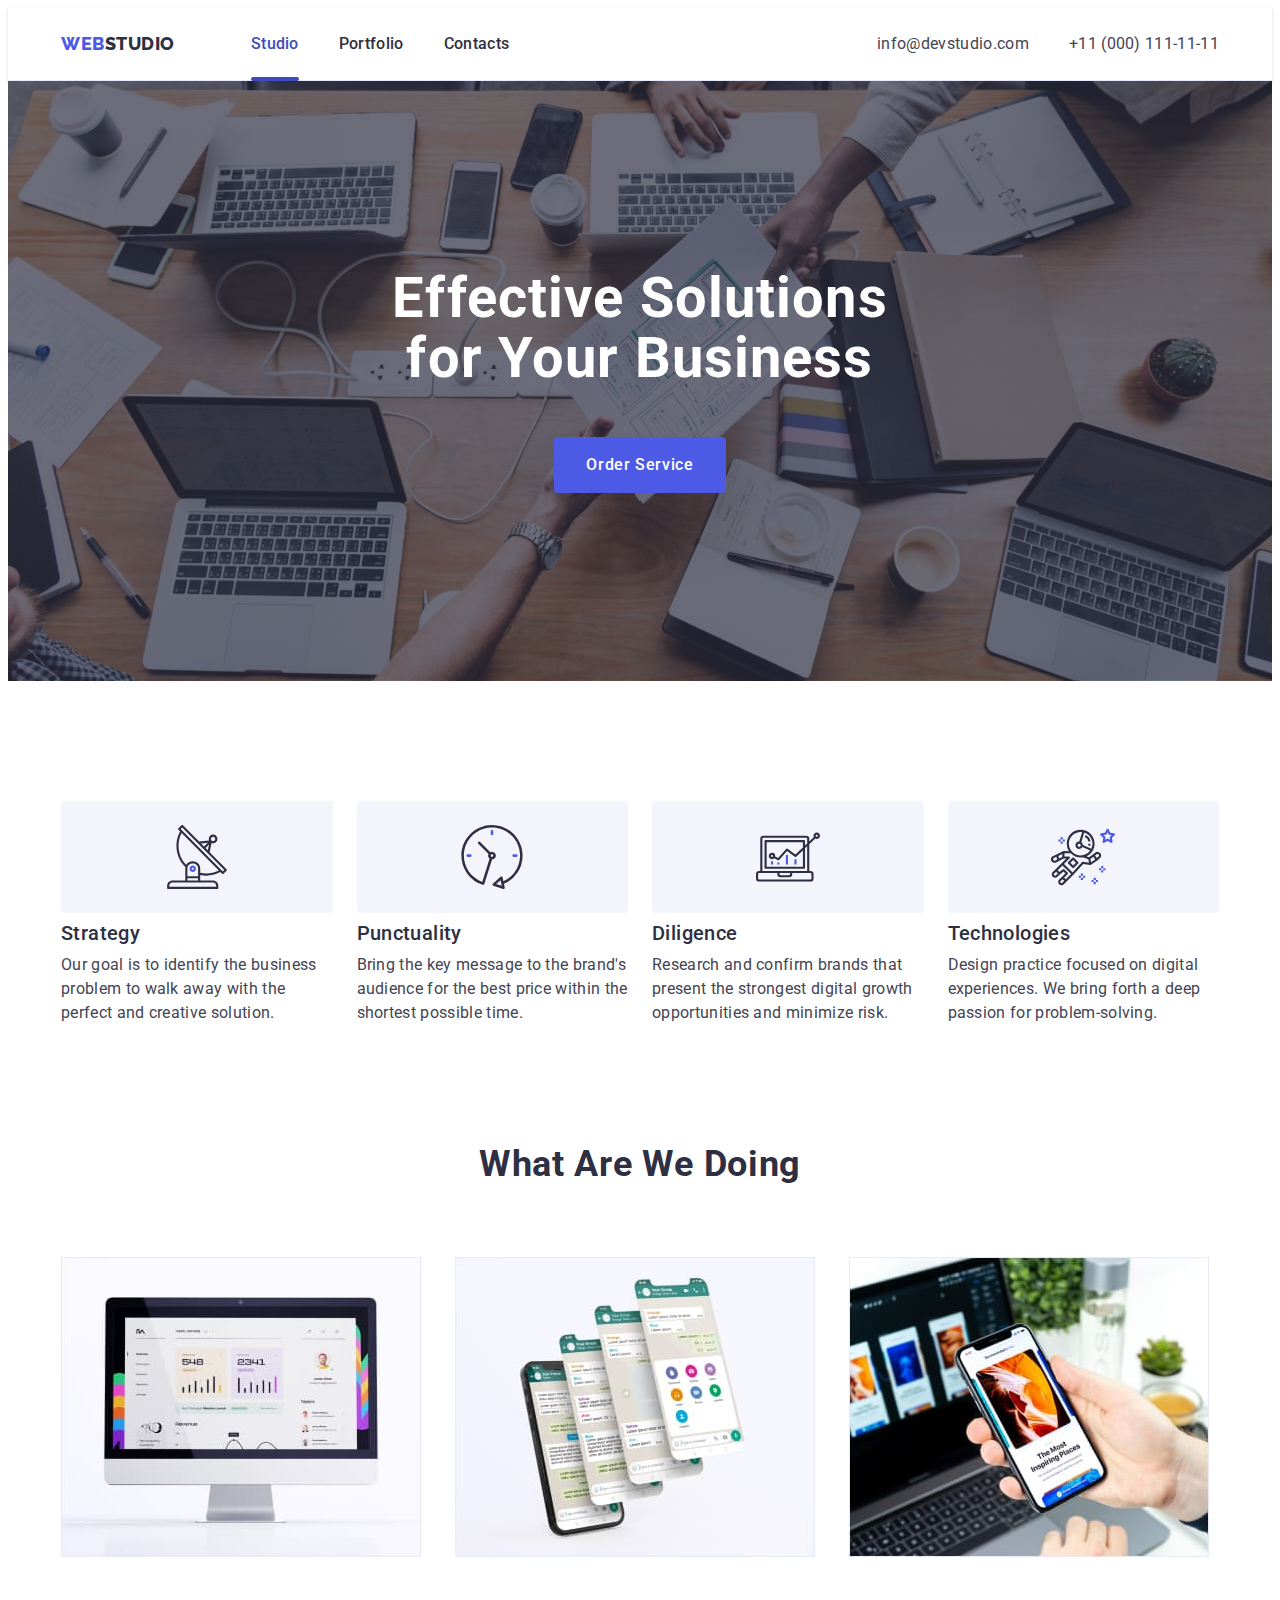
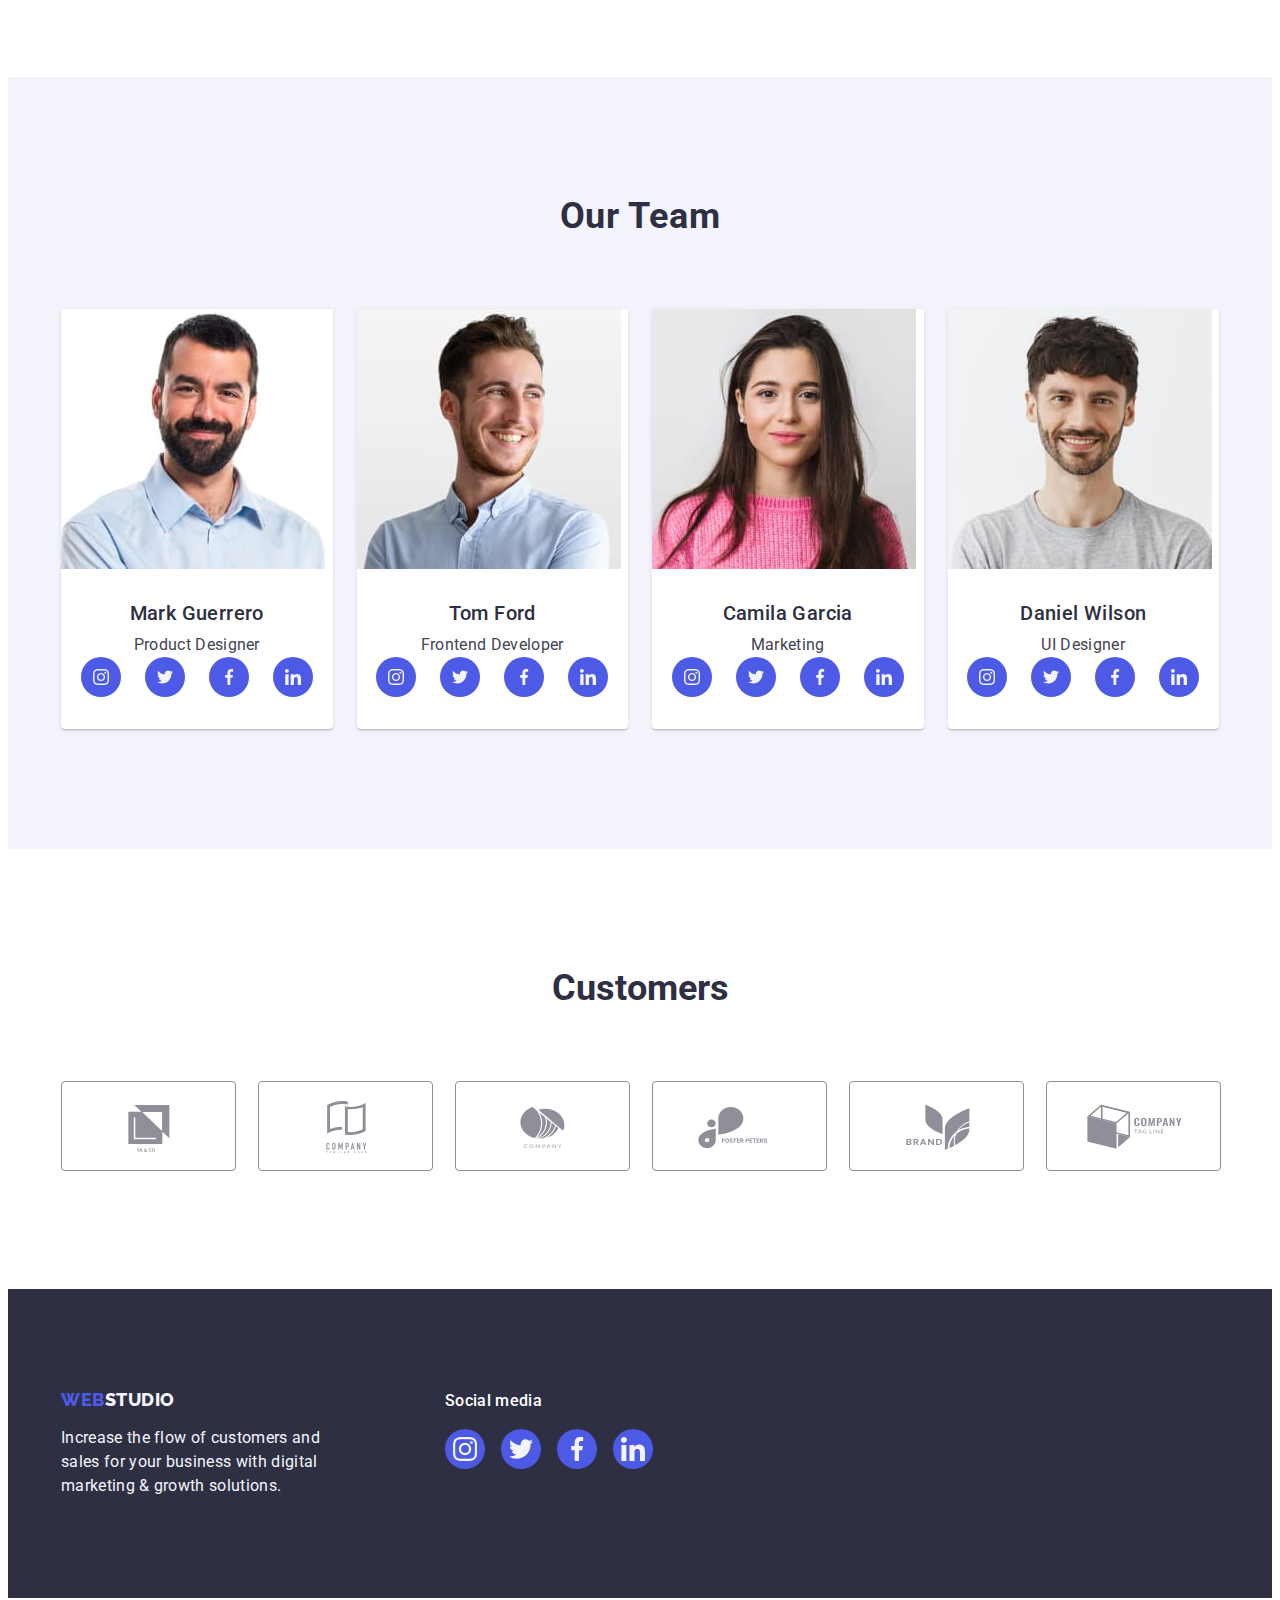
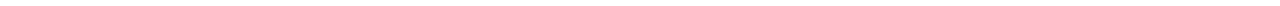
<file: index.html>
<!DOCTYPE html>
<html lang="en">
<head>
    <meta charset="UTF-8">
    <meta http-equiv="X-UA-Compatible" content="IE=edge">
    <meta name="viewport" content="width=device-width, initial-scale=1.0">
    <link rel="preconnect" href="https://fonts.googleapis.com">
    <link rel="preconnect" href="https://fonts.gstatic.com" crossorigin>
    <link href="https://fonts.googleapis.com/css2?family=Raleway:wght@800&family=Roboto:wght@400;500;700;900&display=swap" rel="stylesheet">

    <title>WebStudio</title>
    <link rel="stylesheet" href="https://cdnjs.cloudflare.com/ajax/libs/modern-normalize/2.0.0/modern-normalize.min.css" integrity="sha512-4xo8blKMVCiXpTaLzQSLSw3KFOVPWhm/TRtuPVc4WG6kUgjH6J03IBuG7JZPkcWMxJ5huwaBpOpnwYElP/m6wg==" crossorigin="anonymous" referrerpolicy="no-referrer" />
    <link rel="stylesheet" href="./css/style.css"/>

</head>
<body>
<header class="header">
    <div class="header-container container">
        <nav class="header-nav nav">
            <a class="logo-link link" href="./index.html">Web<span class="logo-studio-span">Studio</span></a>
            
            <ul class="header-menu list">
                <li class="header-menu-item"> <a class="header-menu-link link active" href="./index.html">Studio</a></li>
                <li class="header-menu-item"> <a class="header-menu-link link" href="./portfolio.html">Portfolio</a></li>
                <li class="header-menu-item"> <a class="header-menu-link link" href="">Contacts</a></li>
            </ul>
            </nav> 

        <address class="header-contact">
            <ul class="header-contact-menu list">
                <li class="header-contact-item">
                    <a class="header-contact-link link" href="mailto:info@devstudio.com">info@devstudio.com</a>
                </li>
                <li class="header-contact-item">
                    <a class="header-contact-link link" href="tel:+110001111111">+11 (000) 111-11-11</a>
                </li>
            </ul>
        </address>
    </div>
              
</header>

<main>
    <section class="hero-section">
        <div class="container-hero container">
            <h1 class="hero-title">Effective Solutions for Your Business</h1>
            <button type="button" class="hero-button" data-modal-open>Order Service</button>
        </div>
    </section>
 

    <section class="main-content">
        <div class="main-container container">
            <h2 class="visually-hidden title">Content</h2>
        <ul class="content-list list">
            <li class="content-item" >
                <div class="content-item-icons">
                   <svg class="content-icons-images" width="64" height="64">
                    <use href="./images/icons.svg#icon-antenna-1"></use>
                   </svg>
                </div>
                <h3 class="content-title">Strategy</h3>
                <p class="content-text">Our goal is to identify the business problem to walk away with the perfect and creative solution.</p>
            </li>
            <li class="content-item">
                <div class="content-item-icons">
                   <svg class="content-icons-images" width="64" height="64">
                    <use href="./images/icons.svg#icon-clock-1"></use>
                   </svg>  
                </div>
                <h3 class="content-title">Punctuality</h3>
                <p class="content-text">Bring the key message to the brand's audience for the best price within the shortest possible time.</p>
            </li>
            <li class="content-item">
                <div class="content-item-icons">
                   <svg class="content-icons-images" width="64" height="64">
                    <use href="./images/icons.svg#icon-diagram-1"></use>
                   </svg> 
                </div>
                <h3 class="content-title">Diligence</h3>
                <p class="content-text">Research and confirm brands that present the strongest digital growth opportunities and minimize risk.</p>
            </li>
            <li class="content-item">
                <div class="content-item-icons">
                   <svg class="content-icons-images" width="64" height="64">
                    <use href="./images/icons.svg#icon-astronaut-1"></use>
                   </svg>  
                </div>
                <h3 class="content-title">Technologies</h3>
                <p class="content-text">Design practice focused on digital experiences. We bring forth a deep passion for problem-solving.</p>
            </li>
        </ul>
        </div>
    </section>

    <section class="main-section-process">
        <div class="process-container container">
            <h2 class="process-title">What are we doing</h2>
        <ul class="process-menu list">
            <li class="process-item">
                <img src="./images/Rectangle1.jpg" alt="computer monitor" width="360"/>
            </li>
            <li class="process-item">
                <img src="./images/Rectangle2.jpg" alt="mobile phone" width="360"/>
            </li>
            <li class="process-item">
                <img src="./images/Rectangle3.jpg" alt="mobile phone and computer" width="360"/>
            </li>
        </ul>

        </div>       
    </section>

    <section class="main-section-team">
        <div class="team-container container">
            <h2 class="team-title">Our Team</h2>
        <ul class="team-menu list">
            <li class="team-menu-item">
                <img src="./images/img1.jpg" alt="Marc Guerrero" width="264"/>
                <div class="name-container">
                    <h3 class="team-subtitle">Mark Guerrero</h3>
                    <p class="team-text">Product Designer</p>
                    <ul class="team-menu-team">
                        <li class="team-menu-items">
                            <a href="" class="social-link">
                                <svg class="social-icon" width="16" height="16">
                                    <use href="./images/soc-icons.svg#icon-instagram-2"></use>
                            
                                </svg>           
                            </a>
                        </li>
                        <li class="team-menu-items">
                            <a href="" class="social-link">
                                <svg class="social-icon" width="16" height="16">
                                    <use href="./images/soc-icons.svg#icon-twitter-1"></use>
                                </svg>
                            </a>
                        </li>
                        <li class="team-menu-items">
                            <a href="" class="social-link">
                                <svg class="social-icon" width="16" height="16">
                                    <use href="./images/soc-icons.svg#icon-facebook-1"></use>
                                </svg>
                            </a>
                        </li>
                        <li class="team-menu-items">
                            <a href="" class="social-link">
                                <svg class="social-icon" width="16" height="16">
                                    <use href="./images/soc-icons.svg#icon-linkedin-1"></use>
                                </svg>
                            </a>
                        </li>
                            
                    </ul>
                </div>
            </li>
            <li class="team-menu-item">
                <img src="./images/img2.jpg" alt="Tom Ford" width="264"/>
                <div class="name-container ">
                    <h3 class="team-subtitle">Tom Ford</h3>
                    <p class="team-text">Frontend Developer</p>
                    <ul class="team-menu-team">
                        <li class="team-menu-items">
                            <a href="" class="social-link">
                                <svg class="social-icon" width="16" height="16">
                                    <use href="./images/soc-icons.svg#icon-instagram-2"></use>
                            
                                </svg>    
                            </a>
                        </li>
                        <li class="team-menu-items">
                            <a href="" class="social-link">
                                <svg class="social-icon" width="16" height="16">
                                    <use href="./images/soc-icons.svg#icon-twitter-1"></use>
                                </svg>
                            </a>
                        </li>
                        <li class="team-menu-items">
                            <a href="" class="social-link">
                                <svg class="social-icon" width="16" height="16">
                                    <use href="./images/soc-icons.svg#icon-facebook-1"></use>
                                </svg>
                            </a>
                        </li>
                        <li class="team-menu-items">
                            <a href="" class="social-link">
                                <svg class="social-icon" width="16" height="16">
                                    <use href="./images/soc-icons.svg#icon-linkedin-1"></use>
                                </svg>
                            </a>
                        </li>
                            
                    </ul>
                </div>
            </li>
            <li class="team-menu-item">
                <img src="./images/img3.jpg" alt="Camila Garcia" width="264"/>
                <div class="name-container ">
                    <h3 class="team-subtitle">Camila Garcia</h3>
                    <p class="team-text">Marketing</p> 
                    <ul class="team-menu-team">
                        <li class="team-menu-items">
                            <a href="" class="social-link">
                                <svg class="social-icon" width="16" height="16">
                                    <use href="./images/soc-icons.svg#icon-instagram-2"></use>
                            
                                </svg>            
                            </a>
                        </li>
                        <li class="team-menu-items">
                            <a href="" class="social-link">
                                <svg class="social-icon" width="16" height="16">
                                    <use href="./images/soc-icons.svg#icon-twitter-1"></use>
                                </svg>
                            </a>
                        </li>
                        <li class="team-menu-items">
                            <a href="" class="social-link">
                                <svg class="social-icon" width="16" height="16">
                                    <use href="./images/soc-icons.svg#icon-facebook-1"></use>
                                </svg>
                            </a>
                        </li>
                        <li class="team-menu-items">
                            <a href="" class="social-link">
                                <svg class="social-icon" width="16" height="16">
                                    <use href="./images/soc-icons.svg#icon-linkedin-1"></use>
                                </svg>
                            </a>
                        </li>
                            
                    </ul>
                </div>
            </li>
            <li class="team-menu-item">
                <img src="./images/img4.jpg" alt="Daniel Wilson" width="264"/>
                <div class="name-container ">
                    <h3 class="team-subtitle">Daniel Wilson</h3>
                    <p class="team-text">UI Designer</p> 
                    <ul class="team-menu-team">
                        <li class="team-menu-items">
                            <a href="#" class="social-link">
                                <svg class="social-icon" width="16" height="16">
                                    <use href="./images/soc-icons.svg#icon-instagram-2"></use>
                            
                                </svg>            
                            </a>
                        </li>
                        <li class="team-menu-items">
                            <a href="#" class="social-link">
                                <svg class="social-icon" width="16" height="16">
                                    <use href="./images/soc-icons.svg#icon-twitter-1"></use>
                                </svg>
                            </a>
                        </li>
                        <li class="team-menu-items">
                            <a href="#" class="social-link">
                                <svg class="social-icon" width="16" height="16">
                                    <use href="./images/soc-icons.svg#icon-facebook-1"></use>
                                </svg>
                            </a>
                        </li>
                        <li class="team-menu-items">
                            <a href="#" class="social-link">
                                <svg class="social-icon" width="16" height="16">
                                    <use href="./images/soc-icons.svg#icon-linkedin-1"></use>
                                </svg>
                            </a>
                        </li>
                    
                    </ul>
                </div>
            </li>
        </ul>
        </div>        
    </section>

<section class="customers">
    <div class="customers-container container">
        <h2 class="customers-title">Customers</h2>
        <ul class="customers-menu">
            <li class="customers-item ">
                <a href="#" class="customers-link">
                    <svg class="customers-icon" width="104" height="56">
                        <use href="./images/customers.svg#icon-Logo"></use>
                    </svg> 
                </a>

            </li>
            <li class="customers-item ">
                <a href="#" class="customers-link">
                    <svg class="customers-icon" width="104" height="56">
                        <use href="./images/customers.svg#icon-Logo-2"></use>
                    </svg>
                </a>

            </li>
            <li class="customers-item ">
                <a href="#" class="customers-link">
                    <svg class="customers-icon" width="104" height="56">
                        <use href="./images/customers.svg#icon-Logo-3"></use>
                    </svg> 
                </a>

            </li>
            <li class="customers-item ">
                <a href="#" class="customers-link">
                    <svg class="customers-icon" width="104" height="56">
                        <use href="./images/customers.svg#icon-Logo-4"></use>
                    </svg> 
                </a>

            </li>
            <li class="customers-item ">
                <a href="#" class="customers-link">
                    <svg class="customers-icon" width="104" height="56">
                        <use href="./images/customers.svg#icon-Logo-5"></use>
                    </svg>
                </a>

            </li>
            <li class="customers-item ">
                <a href="#" class="customers-link">
                    <svg class="customers-icon" width="104" height="56">
                        <use href="./images/customers.svg#icon-Logo-6"></use>
                    </svg>
                </a>

            </li>

        </ul>

    </div>

</section>

</main>

<footer class="footer">
    <div class="footer-container container">
        <div class="logotype-footer">
            <a class="logo-footer link" href="./index.html">Web<span class="logo-studio-footer">Studio</span></a>
            <p class="footer-text">Increase the flow of customers and sales for your business with digital marketing & growth solutions.</p>
        </div>
        <div class="footer-icon-menu">
            <p class="footer-icon-text">Social media</p>
            <ul class="icon-menu">
                <li class="footer-icon-item">
                    <a href="#" class="footer-icon-link">
                        <svg class="footer-icons" width="24" height="24">
                            <use href="./images/soc-icons.svg#icon-instagram-2">

                            </use>
                        </svg>
                    </a>
                </li>
                <li class="footer-icon-item">
                    <a href="#" class="footer-icon-link">
                        <svg class="footer-icons" width="24" height="24">
                            <use href="./images/soc-icons.svg#icon-twitter-1"></use>
                        </svg>
                    </a>
                </li>
                <li class="footer-icon-item">
                    <a href="#" class="footer-icon-link">
                        <svg class="footer-icons" width="24" height="24">
                            <use href="./images/soc-icons.svg#icon-facebook-1"></use>
                        </svg>
                    </a>
                </li>
                <li class="footer-icon-item ">
                    <a href="#" class="footer-icon-link">
                        <svg class="footer-icons" width="24" height="24">
                            <use href="./images/soc-icons.svg#icon-linkedin-1"></use>
                        </svg>
                    </a>
                </li>
            </ul>

        </div>
 </div>    
        
</footer>

<div class="backdrop is-hidden" data-modal>
    <div class="modal">
        <button type="button" class="modal-button" data-modal-close>
            <svg class="button-icon-close" width="8" height="8">
                <use href="./images/modal.svg#icon-close-black-18dp-2-1"></use>
             </svg>
        </button>
         
    </div>
</div>
<script src="./js/modal.js"></script>
</body>
</html>
</file>
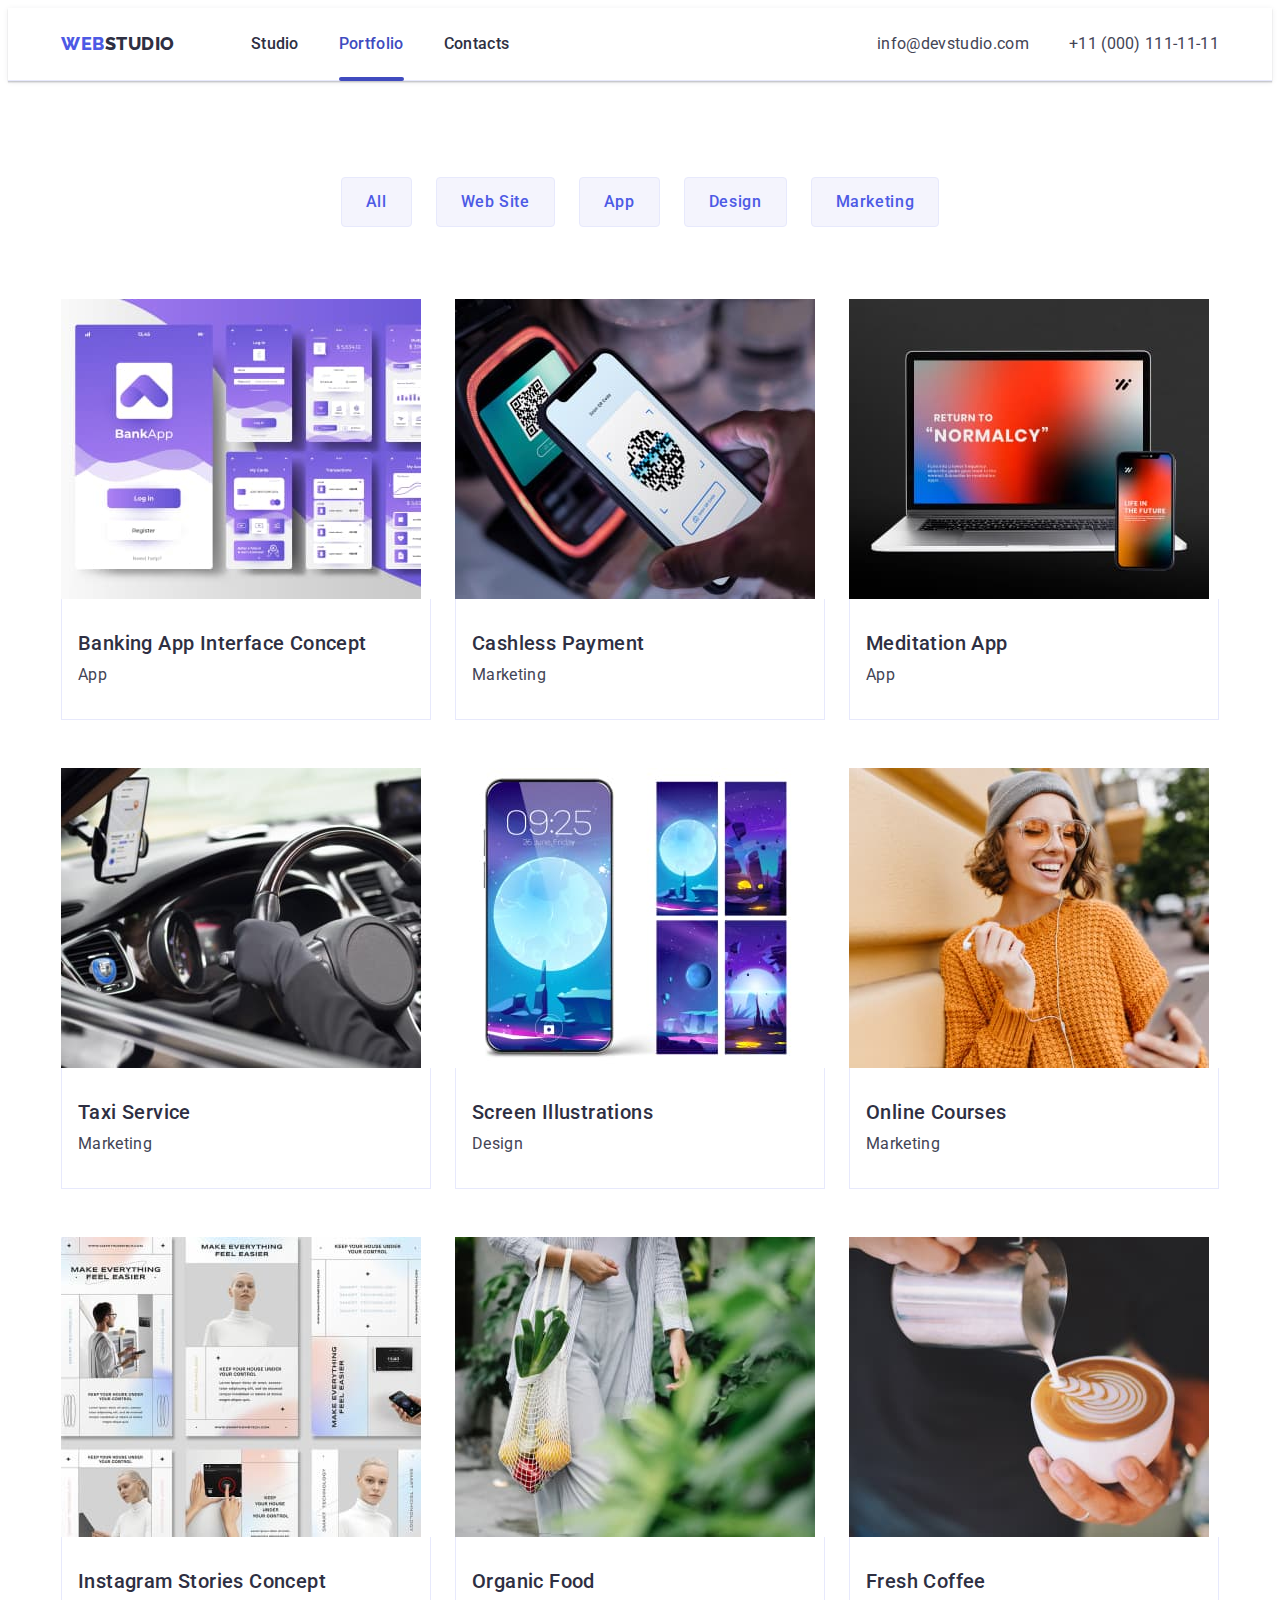
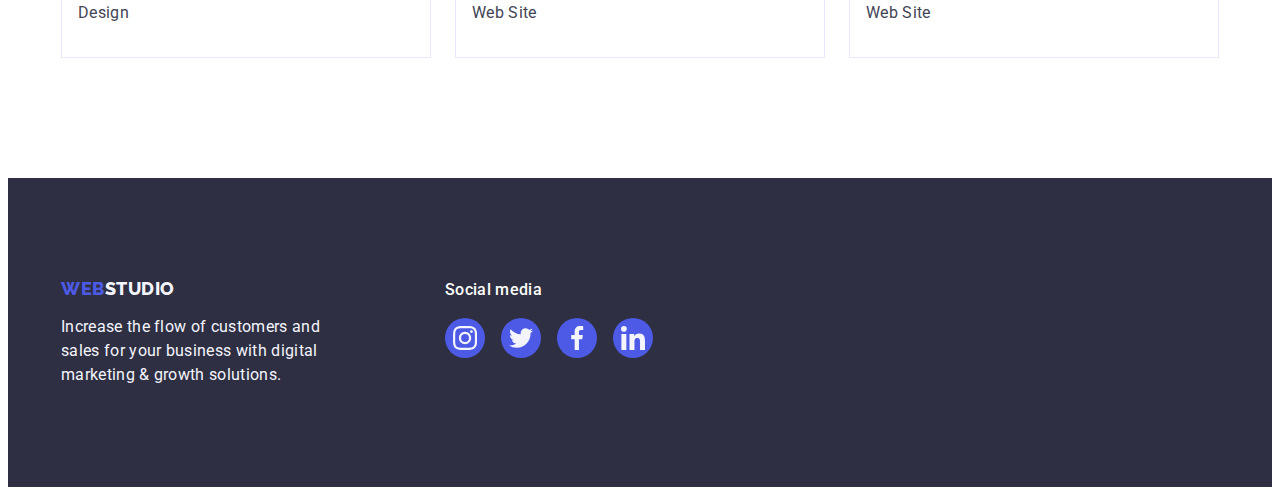
<file: portfolio.html>
<!DOCTYPE html>
<html lang="en">
<head>
    <meta charset="UTF-8">
    <meta http-equiv="X-UA-Compatible" content="IE=edge">
    <meta name="viewport" content="width=device-width, initial-scale=1.0">
    <link rel="preconnect" href="https://fonts.googleapis.com">
    <link rel="preconnect" href="https://fonts.gstatic.com" crossorigin>
    <link href="https://fonts.googleapis.com/css2?family=Raleway:wght@800&family=Roboto:wght@400;500;700;900&display=swap" rel="stylesheet">

    <title>WebStudio</title>
    <link rel="stylesheet" href="https://cdnjs.cloudflare.com/ajax/libs/modern-normalize/2.0.0/modern-normalize.min.css" integrity="sha512-4xo8blKMVCiXpTaLzQSLSw3KFOVPWhm/TRtuPVc4WG6kUgjH6J03IBuG7JZPkcWMxJ5huwaBpOpnwYElP/m6wg==" crossorigin="anonymous" referrerpolicy="no-referrer" />
    <link rel="stylesheet" href="./css/style.css"/>
  
</head>
<body>
    <header class="header">
        <div class="header-container container">
            <nav class="header-nav nav">
                <a class="logo-link link" href="./index.html">Web<span class="logo-studio-span">Studio</span></a>
                
                <ul class="header-menu list">
                    <li class="header-menu-item"> <a class="header-menu-link link" href="./index.html">Studio</a></li>
                    <li class="header-menu-item"> <a class="header-menu-link link active" href="./portfolio.html">Portfolio</a></li>
                    <li class="header-menu-item"> <a class="header-menu-link link" href="">Contacts</a></li>
                </ul>
                </nav> 
    
            <address class="header-contact">
                <ul class="header-contact-menu list">
                    <li class="header-contact-item">
                        <a class="header-contact-link link" href="mailto:info@devstudio.com">info@devstudio.com</a>
                    </li>
                    <li class="header-contact-item">
                        <a class="header-contact-link link" href="tel:+110001111111">+11 (000) 111-11-11</a>
                    </li>
                </ul>
            </address>
        </div>
                  
    </header>

<main class="main">  
    <section class="galleri">
        <div class="portfolio-container container">
            <h1 class="visually-hidden title">Portfolio </h1>
        <ul class="button-menu list">
            <li class="button-item">
                <button type="button" class="text-button">All</button>
            </li>
            <li class="button-item">
                <button type="button" class="text-button">Web Site</button>
            </li>
            <li class="button-item">
                <button type="button" class="text-button">App</button>
            </li>
            <li class="button-item">
                <button type="button" class="text-button">Design</button>
            </li>
            <li class="button-item">
                <button type="button" class="text-button">Marketing</button>
            </li>
        </ul>

        <ul class="photo-menu list">
            <li class="photo-item">
                
                    <a href="#" class="images link"> 
                <div class="images-cards-app">    
                        <img src="./images/imgp1.jpg" 
                        alt="interface" 
                        width="360"
                        height="300"/>
                        <p class="menu-cover-text">14 Stylish and User-Friendly App Design Concepts · Task Manager App · Calorie Tracker App · Exotic Fruit Ecommerce App · Cloud Storage App</p>
                </div>
            
                <div class="item-container ">
                    <h2 class="header-photo">Banking App Interface Concept</h2>
                    <p class="text-photo">App</p>
                </div>               
            </a>
            </li>
            
            <li class="photo-item">
                
                    <a href="#" class="images link">
                <div class="images-cards-app"> 
                        <img src="./images/imgp2.jpg"
                        alt="phone payment"
                        width="360"
                        height="300"/>
                        <p class="menu-cover-text">14 Stylish and User-Friendly App Design Concepts · Task Manager App · Calorie Tracker App · Exotic Fruit Ecommerce App · Cloud Storage App</p>
                </div>
            
                <div class="item-container ">
                    <h2 class="header-photo">Cashless Payment</h2>
                    <p class="text-photo">Marketing</p>
                </div>
            </a>
            </li>

            <li class="photo-item">
                
                    <a href="#" class="images link">
                <div class="images-cards-app">        
                        <img src="./images/imgp3.jpg"
                        alt="lap top"
                        width="360"
                        height="300"/>
                        <p class="menu-cover-text">14 Stylish and User-Friendly App Design Concepts · Task Manager App · Calorie Tracker App · Exotic Fruit Ecommerce App · Cloud Storage App</p>
                </div>
            
                <div class="item-container ">
                    <h2 class="header-photo">Meditation App</h2>
                    <p class="text-photo">App</p>
                </div>
            </a>           
            </li>

            <li class="photo-item">
             
                    <a href="#" class="images link">
                <div class="images-cards-app">
                        <img src="./images/imgp4.jpg"
                        alt="car"
                        width="360"
                        height="300" />
                        <p class="menu-cover-text">14 Stylish and User-Friendly App Design Concepts · Task Manager App · Calorie Tracker App · Exotic Fruit Ecommerce App · Cloud Storage App</p>
                </div>
                
                    <div class="item-container ">
                        <h2 class="header-photo">Taxi Service</h2>
                        <p class="text-photo">Marketing</p>
                    </div>                  
                </a>
                </li>

            <li class="photo-item">
                
                    <a href="#" class="images link">
                <div class="images-cards-app">
                        <img src="./images/imgp5.jpg"
                        alt="screen"
                        width="360"
                        height="300" />
                        <p class="menu-cover-text">14 Stylish and User-Friendly App Design Concepts · Task Manager App · Calorie Tracker App · Exotic Fruit Ecommerce App · Cloud Storage App</p>
                </div>
                
                    <div class="item-container ">
                        <h2 class="header-photo">Screen Illustrations</h2>
                        <p class="text-photo">Design</p>
                    </div>                  
                </a>
                </li>

            <li class="photo-item">
               
                    <a href="#" class="images link">
                <div class="images-cards-app">
                        <img src="./images/imgp6.jpg"
                        alt="girl with phone"
                        width="360"
                        height="300" />
                        <p class="menu-cover-text">14 Stylish and User-Friendly App Design Concepts · Task Manager App · Calorie Tracker App · Exotic Fruit Ecommerce App · Cloud Storage App</p>
                </div>
                
                    <div class="item-container ">
                        <h2 class="header-photo">Online Courses</h2>
                        <p class="text-photo">Marketing</p>
                    </div>                   
                </a>      
            </li>

            <li class="photo-item">
                
                    <a href="#" class="images link">
                <div class="images-cards-app">
                        <img src="./images/imgp7.jpg"
                        alt="instagram stories"
                        width="360"
                        height="300" />
                        <p class="menu-cover-text">14 Stylish and User-Friendly App Design Concepts · Task Manager App · Calorie Tracker App · Exotic Fruit Ecommerce App · Cloud Storage App</p>
                </div>
                
                    <div class="item-container ">
                        <h2 class="header-photo">Instagram Stories Concept</h2>
                        <p class="text-photo">Design</p>
                    </div>                   
                </a>     
            </li>

            <li class="photo-item">
               
                    <a href="#" class="images link">
                <div class="images-cards-app">
                        <img src="./images/imgp8.jpg"
                        alt="girl with orange"
                        width="360"
                        height="300" />
                        <p class="menu-cover-text">14 Stylish and User-Friendly App Design Concepts · Task Manager App · Calorie Tracker App · Exotic Fruit Ecommerce App · Cloud Storage App</p>
                </div>
                
                    <div class="item-container ">
                        <h2 class="header-photo">Organic Food</h2>
                        <p class="text-photo">Web Site</p>
                    </div>
                </a>              
            </li>

            <li class="photo-item">
               
                    <a href="#" class="images link">
                <div class="images-cards-app">
                        <img src="./images/imgp9.jpg"
                        alt="coffe"
                        width="360"
                        height="300" />
                        <p class="menu-cover-text">14 Stylish and User-Friendly App Design Concepts · Task Manager App · Calorie Tracker App · Exotic Fruit Ecommerce App · Cloud Storage App</p>
                </div>
                
                    <div class="item-container ">
                        <h2 class="header-photo">Fresh Coffee</h2>
                        <p class="text-photo">Web Site</p>
                    </div>
                </a>
            </li>
        </ul>
        </div>
        
    </section>
</main>

<footer class="footer">
    <div class="footer-container container">
        <div class="logotype-footer">
            <a class="logo-footer link" href="./index.html">Web<span class="logo-studio-footer">Studio</span></a>
            <p class="footer-text">Increase the flow of customers and sales for your business with digital marketing & growth solutions.</p>
        </div>
        <div class="footer-icon-menu">
            <p class="footer-icon-text">Social media</p>
            <ul class="icon-menu">
                <li class="footer-icon-item">
                    <a href="#" class="footer-icon-link">
                        <svg class="footer-icons" width="24" height="24">
                            <use href="./images/soc-icons.svg#icon-instagram-2">

                            </use>
                        </svg>
                    </a>
                </li>
                <li class="footer-icon-item">
                    <a href="#" class="footer-icon-link">
                        <svg class="footer-icons" width="24" height="24">
                            <use href="./images/soc-icons.svg#icon-twitter-1">

                            </use>
                        </svg>
                    </a>
                </li>
                <li class="footer-icon-item">
                    <a href="#" class="footer-icon-link">
                        <svg class="footer-icons" width="24" height="24">
                            <use href="./images/soc-icons.svg#icon-facebook-1">

                            </use>
                        </svg>
                    </a>
                </li>
                <li class="footer-icon-item">
                    <a href="#" class="footer-icon-link">
                        <svg class="footer-icons" width="24" height="24">
                            <use href="./images/soc-icons.svg#icon-linkedin-1">

                            </use>
                        </svg>
                    </a>
                </li>
            </ul>

        </div>
        
    </div>
    
</footer>
</body>
</html>
</file>
<file: css/style.css>
/** important **/

:root {
    --white-color: #FFFFFF;
    --primary-brand-color: #4d5ae5;
    --dark-color:#2e2f42;
    --text-color:#434455;
    --light-color:#F4F4FD;
    --passed-state-color:#404BBF;
    --success-color: #31D0AA;
    --suble-text-color:#8E8F99;
    --accent-color:#E7E9FC;

   

}

body {
    font-family: 'Roboto', sans-serif;
    color: #434455;
    background-color: var(--white-color);
    
    }

    p,h1,h2,h3,h4,h5,h6 {
        margin-top: 0;
        margin-bottom: 0;
    }

ul {
    list-style: none;
    margin-top: 0;
    margin-bottom: 0;
    padding-left: 0;
}

img {
    display: block;
    max-width: 100%;
    height: auto;
}

.visually-hidden {
  position: absolute;
  width: 1px;
  height: 1px;
  margin: -1px;
  border: 0;
  padding: 0;
  white-space: nowrap;
  clip-path: inset(100%);
  clip: rect(0 0 0 0);
  overflow: hidden;
}

.active {
    position: relative;
    color: #404BBF;
}

.active::after {
    content:"";
    position: absolute;
    left: 0;
    bottom: -1px;
    height: 4px;
    width: 100%;
    background-color: #404BBF;
    border-radius: 2px;
}

.backdrop{
    position:fixed;
    top: 0;
    left: 0;
    width: 100%;
    height: 100%;
    background-color: rgba(46, 47, 66, 0.4);
    transition: opacity 250ms cubic-bezier(0.4, 0, 0.2, 1), visibility 250ms cubic-bezier(0.4, 0, 0.2, 1);
}

.is-hidden{
    opacity: 0;
    visibility: hidden; 
    pointer-events: none;

}



.modal{
    position: absolute;
    top: 50%;
    left: 50%;
    transform: translate(-50%, -50%) scale(1);
    transition: transform 250ms cubic-bezier(0.4, 0, 0.2, 1);
    width: 408px; 
    min-height: 584px; 
    background: #fcfcfc; 
    box-shadow: 0px 1px 1px rgba(0, 0, 0, 0.14), 0px 1px 3px rgba(0, 0, 0, 0.12), 0px 2px 1px rgba(0, 0, 0, 0.2);
    border-radius: 4px;
   
}

.modal-button{
    position: absolute;
    top: 24px;
    right: 24px;
    width: 24px;
    height: 24px;
    border-radius: 50%;
    display:flex;
    align-items: center;
    justify-content: center;
    background-color: #e7e9fc;
    border: 1px solid rgba(0, 0, 0, 0.1);
    padding: 0;
    cursor: pointer;
    transition: background-color 250ms cubic-bezier(0.4, 0, 0.2, 1), border 250ms cubic-bezier(0.4, 0, 0.2, 1); 

}

.modal-button:hover{
    background-color: #404bbf;
    border: none; 
    fill: #ffffff
}

.modal-button:focus{
    background-color: #404bbf;
    border: none; 
    fill: #ffffff
}

.button-icon-close{
    transition: fill 250ms cubic-bezier(0.4, 0, 0.2, 1);

}


/** LOGO **/

.logo-link {
    font-family: 'Raleway', sans-serif;
    color: var(--primary-brand-color);
    font-weight: 800;
    font-size: 18px;
    line-height: 1.17;
    letter-spacing: 0.03em;
    text-transform: uppercase;
    margin-right: 76px;

}

.logo-link.link {
    text-decoration:none;
}

.logo-studio-span {
    color: var(--dark-color);
}   

/** header **/

.header {
    border-bottom: 1px solid #e7e9fc;
    box-shadow: 0px 2px 1px rgba(46, 47, 66, 0.08), 0px 1px 1px rgba(46, 47, 66, 0.16), 0px 1px 6px rgba(46, 47, 66, 0.08);
}

.header-container {
    display: flex;
    align-items: center;
}

.container {
    width: 1158px;
    margin: 0 auto;
    padding-left: 15px;
    padding-right: 15px;
}

.header-menu {
    display: flex; 
    gap: 40px;
}

.header-menu.list {
    list-style:none;
}

.header-menu-link {
    font-weight: 500;
    font-size: 16px;
    line-height: 1.5;
    letter-spacing: 0.02em;
    color: var(--dark-color);
    padding-top: 24px;
    padding-bottom: 24px;
    transition: color 250ms cubic-bezier(0.4, 0, 0.2, 1);
    position: relative;
    
}

.header-menu-link.active {
    color:#404bbf;
}

.header-menu-link.link {
    text-decoration:none ;
}

.header-menu-link:hover {
    color: #404bbf;
}

.header-menu-link:focus {
    color: #404bbf;
}

.header-nav {
    display: flex;
    align-items: center;
    flex-grow: 1;

}


/** ADRESS **/

.header-contact {
    font-style: normal ;

}

.header-contact-menu {
    list-style: none ;
    display: flex;
    gap: 40px;
}

.header-contact-menu.list {
    list-style: none;
}


.header-contact-link.link {
    text-decoration: none;
}

.header-contact-link {
    font-size: 16px ;
    line-height: 1.5 ;
    letter-spacing: 0.02em;
    color: var(--text-color);
    transition: color 250ms cubic-bezier(0.4, 0, 0.2, 1);

}

.header-contact-link.link:hover {
    color: #404bbf;
}

.header-contact-link.link:focus {
    color: #404bbf;
}

/** 1 СЕКЦИЯ **/

.hero-section { 
    background-color: var(--dark-color);
    background-image: linear-gradient(rgba(46, 47, 66, 0.7), rgba(46, 47, 66, 0.7)), 
     url(../images/people-office2.jpg); 
     background-repeat: no-repeat;
     background-position: center;
     background-size: cover;

    max-width: 1440px;
    padding-top: 188px;
    padding-bottom: 188px;
    box-sizing: border-box;
}

.container-hero {
    display: block;
}


.hero-title {
    color: var(--white-color);
    font-weight: 700;
    font-size: 56px;
    line-height: 1.07;
    text-align: center;
    letter-spacing: 0.02em;
    max-width: 496px;
    margin-bottom: 48px;
    margin-left: auto;
    margin-right: auto;
}

.hero-button {
    color: var(--white-color);
    background-color: #4D5AE5;
    font-family: inherit;
    font-weight: 500;
    font-size: 16px;
    line-height: 1.5;
    letter-spacing: 0.04em;
    cursor: pointer;
    min-width: 169px;
    height: 56px;
    border: none;
    border-radius: 4px; 
    display: block;
    margin: 0;
    padding: 16px 32px ;
    margin-right: auto;
    margin-left: auto;
    transition: background-color 250ms cubic-bezier(0.4, 0, 0.2, 1);
}

.hero-button:hover {
    background-color: #404BBF;
}

.hero-button:focus {
    background-color: #404BBF;
}

/** 2 СЕКЦИЯ **/

.main-content {
    padding-top: 120px;
    padding-bottom: 120px;
}

.content-title {
    font-weight: 500;
    font-size: 20px;
    line-height: 1.2;
    letter-spacing: 0.02em;
    color: var(--dark-color);
    margin-bottom: 8px;

}

.content-text {
    font-weight: 400;
    font-size: 16px;
    line-height: 1.5;
    letter-spacing: 0.02em;
    color: var(--text-color);
    }

.content-list {
    list-style: none;
    display: flex;
    gap: 24px;
    }

.content-item {
    width: calc((100% - 72px) / 4);

}

.content-item-icons {
    display: flex;
    align-items: center;
    justify-content: center;
    height: 112px;
    background-color: #f4f4fd;
    border-radius: 4px;
    margin-bottom: 8px;
}


/** 3 СЕКЦИЯ **/

.main-section-process {
    padding-bottom: 120px;
}

.process-title {
    font-weight: 700;
    font-size: 36px;
    line-height: 1.11;
    letter-spacing: 0.02em;
    text-align: center;
    text-transform: capitalize;
    color: var(--dark-color);
    margin-bottom: 72px;
}

.process-menu {
    list-style: none ;
    display: flex;
    gap: 24px;

}

.process-item {
    width: calc((100% - 48px) / 3); 

}

/** 4 СЕКЦИЯ **/

.main-section-team {
    background-color: #F4F4FD;
    width: 100%;
    padding-top: 120px;
    padding-bottom: 120px;
}

.team-menu {
    list-style: none;
    display: flex;
    gap: 24px;

}

.team-menu-item {
    background-color: #FFFFFF;
    width: calc((100% - 72px) / 4);
    border-radius: 0px 0px 4px 4px;
    box-shadow: 0px 1px 6px rgba(46, 47, 66, 0.08), 0px 1px 1px rgba(46, 47, 66, 0.16), 0px 2px 1px rgba(46, 47, 66, 0.08);

}



.name-container {
    padding-top: 32px;
    padding-bottom: 32px;
    padding-left: 0;
    padding-right: 0;  

}

.team-title {
    font-weight: 700;
    font-size: 36px;
    line-height: 1.11;
    letter-spacing: 0.02em;
    text-align: center;
    text-transform: capitalize;
    color: var(--dark-color);
    margin-bottom: 72px;
}

.team-subtitle {
    font-weight: 500;
    font-size: 20px;
    line-height: 1.2;
    letter-spacing: 0.02em;
    color: var(--dark-color);
    text-align: center;
    margin-bottom: 8px;

}

.team-text {
    font-weight: 400;
    font-size: 16px;
    line-height: 1.5;
    letter-spacing: 0.02em;
    color: var(--text-color);
    text-align: center; 
}

.team-menu-team {
    display: flex;
    justify-content: center;
    gap: 24px;

}

.team-menu-items {
    width: 40px;
    height: 40px;
}

.social-link {
    width: 100%;
    height: 100%;
    background-color: #4D5AE5;
    border-radius: 50%;
    display: flex;
    align-items: center;
    justify-content: center;
    transition: background-color 250ms cubic-bezier(0.4, 0, 0.2, 1); ;

}

.social-icon {
    fill: var(--light-color);
}

.social-link:hover {
    background-color: #404BBF;

}

.social-link:focus {
    background-color: #404bbf;

}

/** 5 секция **/

.customers {
    padding-top: 120px;
    padding-bottom: 120px;
}

.customers-title{
    font-size: 36px;
    line-height: 1.11;
    color:var(--dark-color);
    margin-bottom: 72px;
    text-align: center;
}

.customers-menu{
    display: flex;
    gap: 24px;

}

.customers-item {
    width: calc((100% - 120px) / 6);
    height: 88px;

}

.customers-link{
    width: 100%;
    height: 100%;
    border: 1px solid #8e8f99;
    border-radius: 4px;
    display: flex;
    align-items: center;
    justify-content: center;
    color: var(--suble-text-color);
    transition: border-color 250ms cubic-bezier(0.4, 0, 0.2, 1), color 250ms cubic-bezier(0.4, 0, 0.2, 1);

}

.customers-link:hover{
    border-color: #404bbf;
    color: #404bbf;
}

.customers-link:focus{
    border-color: #404bbf;
    color: #404bbf;
    
 }

 .customers-icon{
    fill: currentColor;
 }
/** фууутер **/

.footer {
    background-color: #2e2f42;
    padding-top: 100px;
    padding-bottom: 100px;

}

.footer-container {
    display: flex;
    align-items: baseline;
}

.logotype-footer {
    margin-right: 120px;

}

.logo-footer {
    font-family: "Raleway", sans-serif;
    font-weight: 800;
    font-size: 18px;
    line-height: 1.17;
    letter-spacing: 0.03em;
    text-transform: uppercase;
    color:var(--primary-brand-color);
}

.logo-footer.link {
    text-decoration:none;
    display: inline-block;
    margin-bottom: 16px;
}

.logo-studio-footer {
    color: #f4f4fd;
}


.footer-text {
    font-weight: 400;
    font-size: 16px;
    line-height: 1.5;
    letter-spacing: 0.02em;
    color: #F4F4FD;
    max-width: 264px;
     }

.footer-icon-text{
    font-weight: 500;
    font-size: 16px;
    line-height: 1.5;
    letter-spacing: 0.02em;
    color: var(--white-color);
    margin-bottom: 16px;

}     

.icon-menu{
    display: flex;
    gap: 16px;
}

.footer-icon-item{
    width: 40px;
    height: 40px;
}

.footer-icon-link{
    width: 100%;
    height: 100%;
    background-color: var(--primary-brand-color);
    border-radius: 50%;
    display: flex;
    align-items: center;
    justify-content: center;
    transition: background-color 250ms cubic-bezier(0.4, 0, 0.2, 1);
}

.footer-icon-link:hover{
    background-color: var(--success-color);

}

.footer-icon-link:focus{
    background-color: var(--success-color);
}

.footer-icons{
    fill: var(--light-color);

}

     /** ПОРТФОЛИО **/

     .galleri {
        padding-top: 96px;
        padding-bottom: 120px; 
     }

     .portfolio-container {

     }

     .body {
        font-family: "Roboto", sans-serif;
        color: var(--text-color);
     }

     .logo {
        font-family: 'Raleway', sans-serif;
        font-weight: 800;
        font-size: 18px;
        line-height: 1.17;
        letter-spacing: 0.03em;
        text-transform: uppercase;
        color: var(--primary-brand-color);
     }

     .logo.link {
        text-decoration: none;
     }
     .link {
        display: block;
     }

     .logo-portfolio-span {
        color: var(--dark-color);
     }
     
     .header-menu-link {
        font-weight: 500;
    font-size: 16px;
    line-height: 1.5;
    letter-spacing: 0.02em;
    color: var(--dark-color);
     }

     .button-menu {
        list-style: none;
        display: flex;
        justify-content: center;
        gap: 24px;
        margin-bottom: 72px;

     }


     .text-button {
        font-weight: 500;
        font-size: 16px;
        line-height: 1.5;
        letter-spacing: 0.04em;
        color: var(--primary-brand-color);
        background-color:var(--light-color);
        font-family: "Roboto", sans-serif;
        cursor: pointer;

        padding-top: 12px;
        padding-bottom: 12px;
        padding-left: 24px;
        padding-right: 24px;
        border: 1px solid #e7e9fc;
        border-radius: 4px;
        transition: color 250ms cubic-bezier(0.4, 0, 0.2, 1), background-color 250ms cubic-bezier(0.4, 0, 0.2, 1), border-color 250ms cubic-bezier(0.4, 0, 0.2, 1), box-shadow 250ms cubic-bezier(0.4, 0, 0.2, 1);
    }

    

    .text-button:hover {
        color: var(--white-color);
        background-color: var(--passed-state-color);
        border: 1px solid transparent;
        box-shadow: 0px 3px 1px rgba(0, 0, 0, 0.1), 0px 2px 1px rgba(0, 0, 0, 0.08), 0px 2px 2px rgba(0, 0, 0, 0.12);
 
    }

    .text-button:focus {
        color: var(--white-color);
        background-color: var(--passed-state-color);
        border: 1px solid transparent;
        box-shadow: 0px 3px 1px rgba(0, 0, 0, 0.1), 0px 2px 1px rgba(0, 0, 0, 0.08), 0px 2px 2px rgba(0, 0, 0, 0.12);
        
    }

    

    .images.link{
        text-decoration: none;
        display: block;
        transition: box-shadow 250ms cubic-bezier(0.4, 0, 0.2, 1);

    }

    .images.link:hover {
        box-shadow: 0px 1px 6px rgba(46, 47, 66, 0.08), 0px 1px 1px rgba(46, 47, 66, 0.16), 0px 2px 1px rgba(46, 47, 66, 0.08);
    }

    .images.link:focus{
        box-shadow: 0px 1px 6px rgba(46, 47, 66, 0.08), 0px 1px 1px rgba(46, 47, 66, 0.16), 0px 2px 1px rgba(46, 47, 66, 0.08);
    }

    .images.link:hover .menu-cover-text{
        transform: translateY(0%);

    }

    .images.link:focus .menu-cover-text{
        transform: translateY(0%);

    }

    .images-cards-app{
        position: relative;
        overflow: hidden;
    }

    .menu-cover-text{
        position: absolute; 
        top: 0; 
        font-size: 16px;
        line-height: 1.5;
        letter-spacing: 0.02em;
        color: var(--light-color);
        padding: 40px 32px;
        background-color: #4d5ae5; 
        height: 100%;
        width: 100%; 
        transform: translateY(100%);
        transition: transform 250ms cubic-bezier(0.4, 0, 0.2, 1);

       
    }

    .photo-menu.list{
        list-style: none;
        display: flex;
        flex-wrap: wrap;
        column-gap: 24px;
        row-gap: 48px;
        
    }

    .photo-item {
        width: calc((100% - 48px) / 3); 

    }

    .item-container {
        padding: 32px 16px;
        border: 1px solid #e7e9fc;
        border-top: none;
    }
    
    .header-photo {
        color: var(--dark-color);
        font-weight: 500;
        font-size: 20px;
        line-height: 1.2;
        letter-spacing: 0.02em;
        margin-bottom: 8px;
    }
    
    .text-photo {
        color: var(--text-color);
        font-weight: 400;
        font-size: 16px;
        line-height: 1.5;
        letter-spacing: 0.02em;
    }


    /** фууутер портфолио **/
</file>
